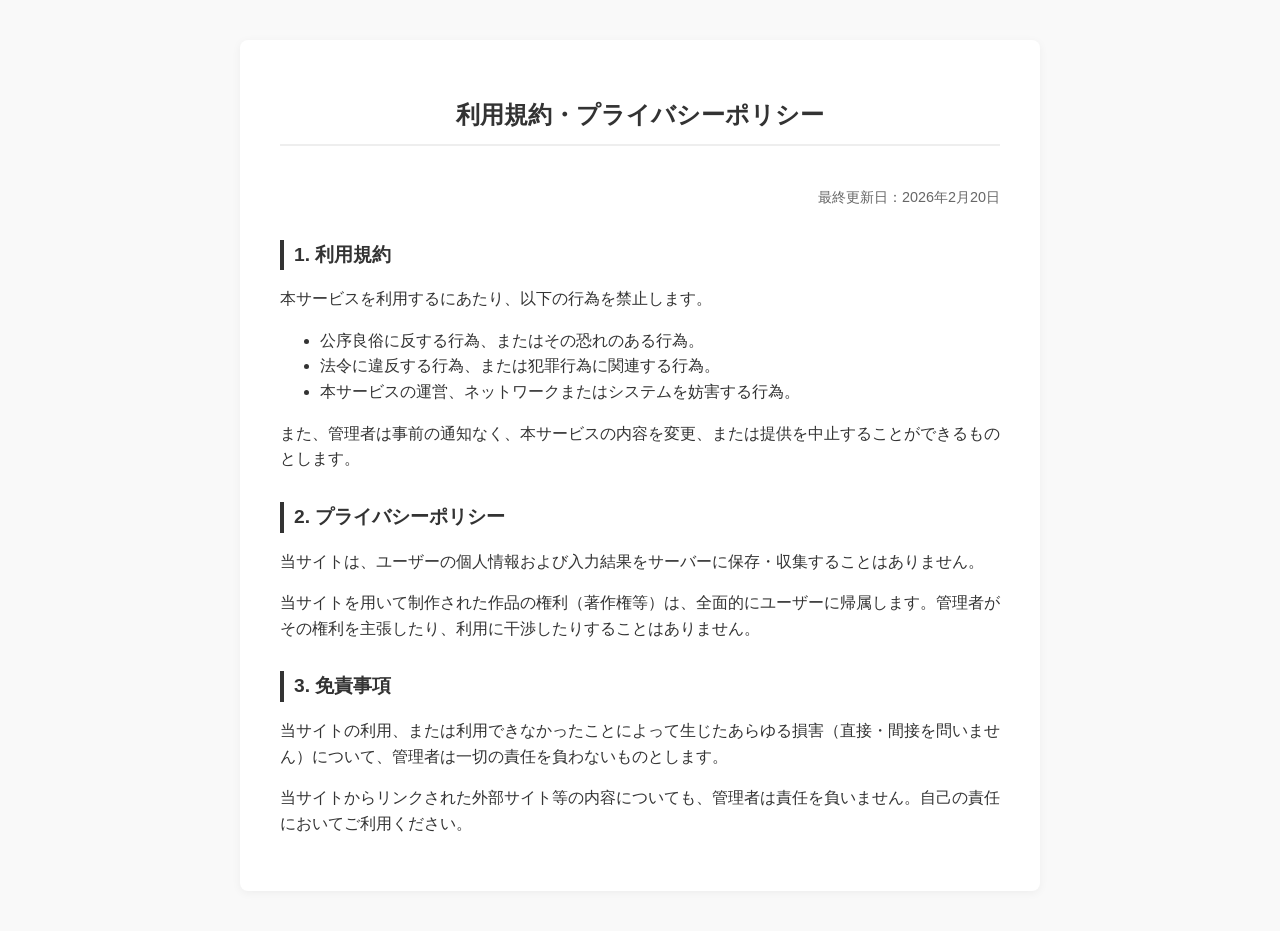
<file: pages/privacy.html>
<!doctype html>
<html lang="ja">
  <head>
    <meta charset="UTF-8" />
    <meta name="viewport" content="width=device-width, initial-scale=1.0" />
    <meta name="robots" content="noindex" />
    <meta property="og:title" content="短歌ノートWeb" />
    <meta property="og:type" content="website" />
    <meta property="og:url" content="" />
    <meta property="og:image" content="" />
    <meta property="og:site_name" content="短歌ノートWeb" />
    <meta
      property="og:description"
      content="ブラウザ上で完結する手軽な短歌編集ツールです。"
    />
    <link rel="icon" href="../assets/images/favicon_io/favicon.ico" />
    <link
      rel="apple-touch-icon"
      href="../assets/images/favicon_io/apple-touch-icon.png"
    />
    <title>利用規約 | 短歌ノートWeb</title>
    <style>
      body {
        font-family:
          "Helvetica Neue", Arial, "Hiragino Kaku Gothic ProN", "Hiragino Sans",
          Meiryo, sans-serif;
        line-height: 1.6;
        color: #333;
        max-width: 800px;
        margin: 40px auto;
        padding: 0 20px;
        background-color: #f9f9f9;
      }
      .container {
        background: #fff;
        padding: 40px;
        border-radius: 8px;
        box-shadow: 0 2px 10px rgba(0, 0, 0, 0.05);
      }
      h1 {
        text-align: center;
        font-size: 1.5rem;
        margin-bottom: 40px;
        border-bottom: 2px solid #eee;
        padding-bottom: 10px;
      }
      h2 {
        font-size: 1.2rem;
        border-left: 4px solid #333;
        padding-left: 10px;
        margin-top: 30px;
      }
      p {
        margin-bottom: 15px;
      }
      .date {
        text-align: right;
        font-size: 0.9rem;
        color: #666;
      }
    </style>
  </head>
  <body>
    <div class="container">
      <h1>利用規約・プライバシーポリシー</h1>
      <p class="date">最終更新日：2026年2月20日</p>

      <section>
        <h2>1. 利用規約</h2>
        <p>本サービスを利用するにあたり、以下の行為を禁止します。</p>
        <ul>
          <li>公序良俗に反する行為、またはその恐れのある行為。</li>
          <li>法令に違反する行為、または犯罪行為に関連する行為。</li>
          <li>本サービスの運営、ネットワークまたはシステムを妨害する行為。</li>
        </ul>
        <p>
          また、管理者は事前の通知なく、本サービスの内容を変更、または提供を中止することができるものとします。
        </p>
      </section>

      <section>
        <h2>2. プライバシーポリシー</h2>
        <p>
          当サイトは、ユーザーの個人情報および入力結果をサーバーに保存・収集することはありません。
        </p>
        <p>
          当サイトを用いて制作された作品の権利（著作権等）は、全面的にユーザーに帰属します。管理者がその権利を主張したり、利用に干渉したりすることはありません。
        </p>
      </section>

      <section>
        <h2>3. 免責事項</h2>
        <p>
          当サイトの利用、または利用できなかったことによって生じたあらゆる損害（直接・間接を問いません）について、管理者は一切の責任を負わないものとします。
        </p>
        <p>
          当サイトからリンクされた外部サイト等の内容についても、管理者は責任を負いません。自己の責任においてご利用ください。
        </p>
      </section>
    </div>
  </body>
</html>
</file>
